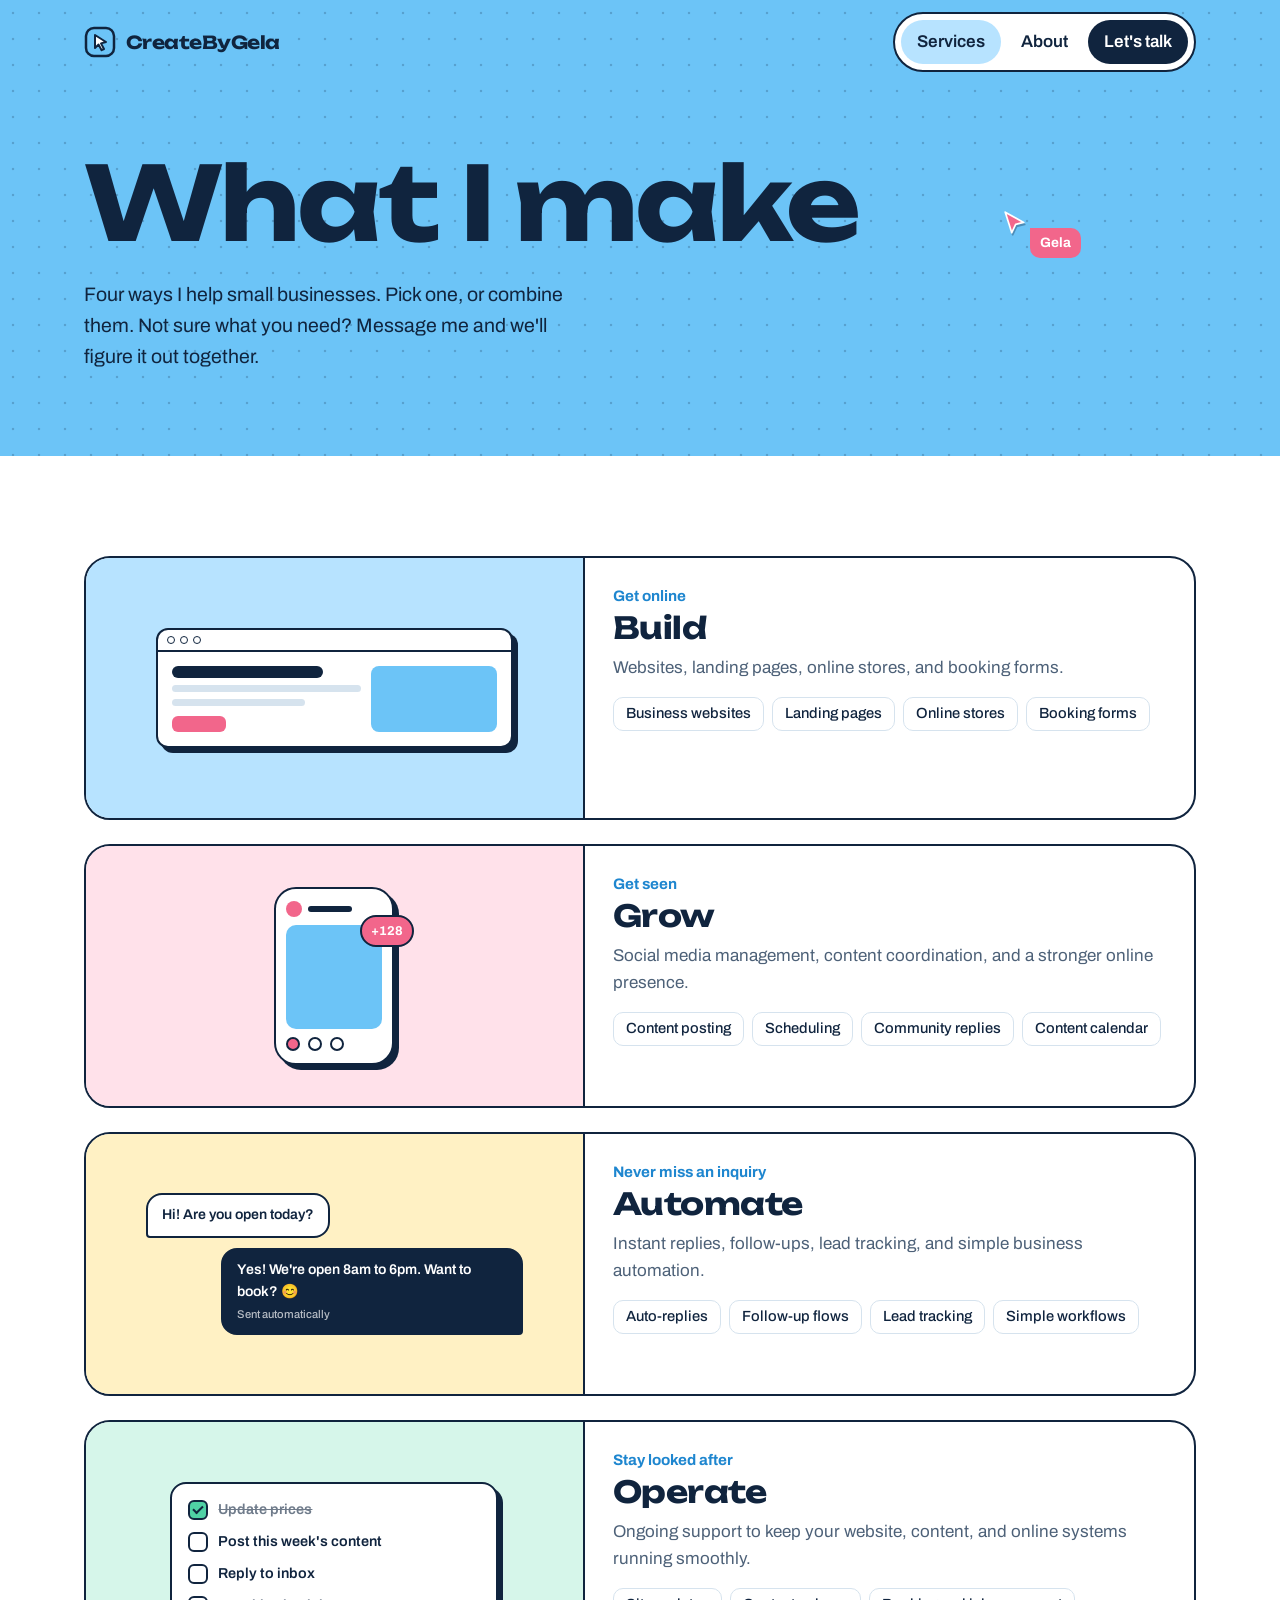
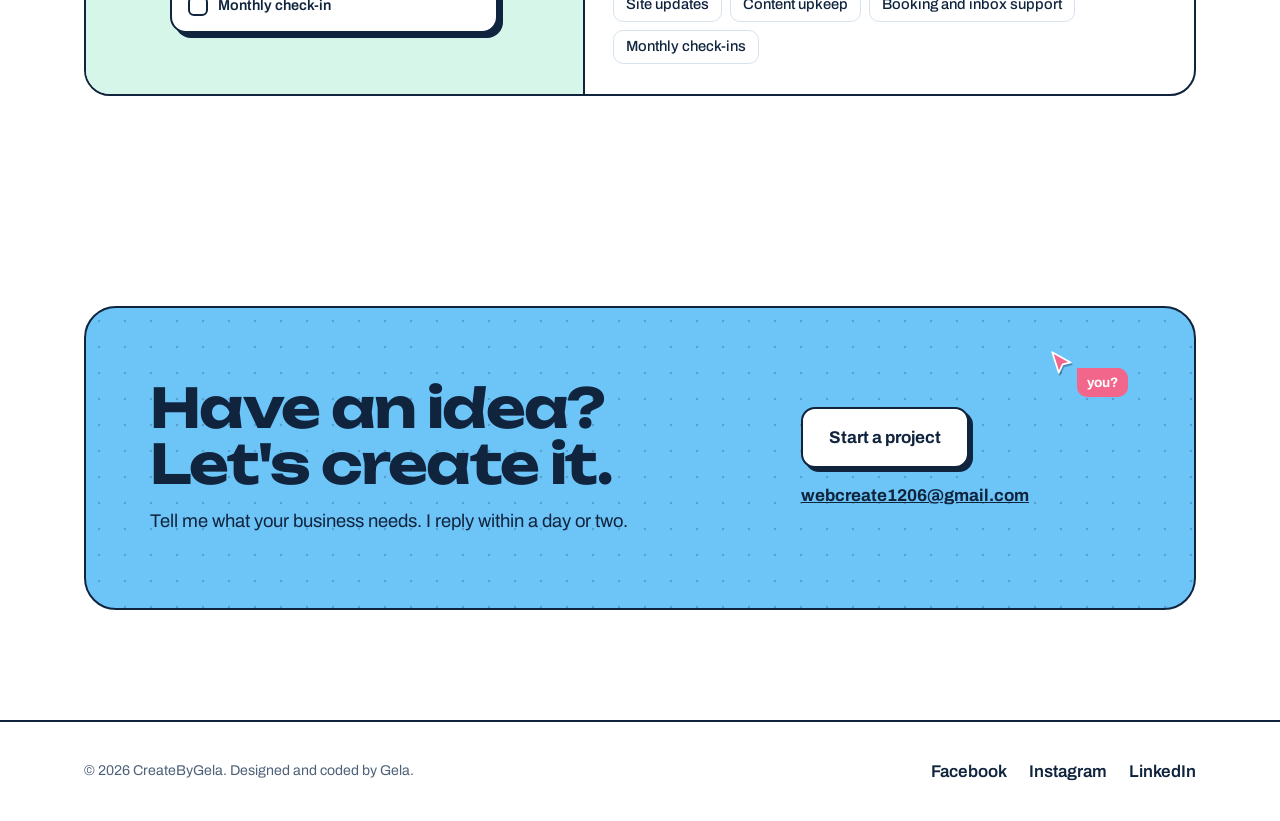
<file: services.html>
<!DOCTYPE html>
<html lang="en">
<head>
<meta charset="UTF-8">
<meta name="viewport" content="width=device-width, initial-scale=1">
<title>Services — CreateByGela</title>
<meta name="description" content="Build, Grow, Automate and Operate: digital services by CreateByGela.">
<meta name="theme-color" content="#6CC4F7">
<link rel="preconnect" href="https://fonts.googleapis.com"><link rel="preconnect" href="https://fonts.gstatic.com" crossorigin><link href="https://fonts.googleapis.com/css2?family=Archivo:wght@400;500;600;700&family=Caveat:wght@700&family=Unbounded:wght@600;700&display=swap" rel="stylesheet">
<link rel="stylesheet" href="style.css">
</head>
<body>
<header><div class="wrap"><nav>
  <a class="logo" href="index.html"><svg viewBox="0 0 32 32" aria-hidden="true"><rect x="2" y="2" width="28" height="28" rx="8" fill="#6CC4F7" stroke="#10243E" stroke-width="2.5"/><path d="M11 9l11 7-5 1.4 3 5.6-2.4 1.2-3-5.6L11 22z" fill="#fff" stroke="#10243E" stroke-width="2" stroke-linejoin="round"/></svg>CreateByGela</a>
  <button class="burger" aria-label="Open menu" aria-expanded="false" aria-controls="menu"><svg viewBox="0 0 24 24" fill="none" stroke="currentColor" stroke-width="2.6" stroke-linecap="round"><path d="M4 7h16M4 12h16M4 17h16"/></svg></button>
  <div class="links" id="menu"><a href="services.html" aria-current="page">Services</a><a href="about.html">About</a><a class="cta" href="contact.html">Let's talk</a></div>
</nav></div></header>
<main><div class="canvas"><div class="wrap phead"><div class="cursor gela" aria-hidden="true"><svg viewBox="0 0 24 24" aria-hidden="true"><path d="M3 2l17 9.5-7.4 1.8L9 21z" fill="#F2668B" stroke="#fff" stroke-width="1.6" stroke-linejoin="round"/></svg><span>Gela</span></div><h1>What I make</h1><p>Four ways I help small businesses. Pick one, or combine them. Not sure what you need? Message me and we'll figure it out together.</p></div></div>
<section class="section"><div class="wrap stack"><article class="svc wide" id="build"><div class="art a1" aria-hidden="true"><div class="mini-browser"><div class="bar"><i></i><i></i><i></i></div><div class="pg"><div><b></b><u></u><u style="width:70%"></u><s></s></div><em></em></div></div></div><div class="txt"><p class="kicker">Get online</p><h3>Build</h3><p>Websites, landing pages, online stores, and booking forms.</p><ul class="inc"><li>Business websites</li><li>Landing pages</li><li>Online stores</li><li>Booking forms</li></ul></div></article><article class="svc wide" id="grow"><div class="art a2" aria-hidden="true"><div class="mini-phone"><div class="who"><i></i><b></b></div><div class="post"></div><div class="acts"><i></i><i></i><i></i></div><span class="heart">+128</span></div></div><div class="txt"><p class="kicker">Get seen</p><h3>Grow</h3><p>Social media management, content coordination, and a stronger online presence.</p><ul class="inc"><li>Content posting</li><li>Scheduling</li><li>Community replies</li><li>Content calendar</li></ul></div></article><article class="svc wide" id="automate"><div class="art a3" aria-hidden="true"><div class="mini-chat"><span class="bub them">Hi! Are you open today?</span><span class="bub me typing" aria-hidden="true"><b></b><b></b><b></b></span><span class="bub me reply">Yes! We're open 8am to 6pm. Want to book? 😊<small>Sent automatically</small></span></div></div><div class="txt"><p class="kicker">Never miss an inquiry</p><h3>Automate</h3><p>Instant replies, follow-ups, lead tracking, and simple business automation.</p><ul class="inc"><li>Auto-replies</li><li>Follow-up flows</li><li>Lead tracking</li><li>Simple workflows</li></ul></div></article><article class="svc wide" id="operate"><div class="art a4" aria-hidden="true"><ul class="mini-check"><li class="done"><i></i><span>Update prices</span></li><li class="done"><i></i><span>Post this week's content</span></li><li class="done"><i></i><span>Reply to inbox</span></li><li><i></i><span>Monthly check-in</span></li></ul></div><div class="txt"><p class="kicker">Stay looked after</p><h3>Operate</h3><p>Ongoing support to keep your website, content, and online systems running smoothly.</p><ul class="inc"><li>Site updates</li><li>Content upkeep</li><li>Booking and inbox support</li><li>Monthly check-ins</li></ul></div></article></div></section>

<section class="cta-band"><div class="wrap">
  <div class="cta-box canvas"><div class="cursor you" aria-hidden="true"><svg viewBox="0 0 24 24" aria-hidden="true"><path d="M3 2l17 9.5-7.4 1.8L9 21z" fill="#F2668B" stroke="#fff" stroke-width="1.6" stroke-linejoin="round"/></svg><span>you?</span></div>
    <div><h2>Have an idea? Let's create it.</h2><p>Tell me what your business needs. I reply within a day or two.</p></div>
    <div class="side"><a class="btn white" href="contact.html">Start a project</a><a class="mail" href="mailto:webcreate1206@gmail.com">webcreate1206@gmail.com</a></div>
  </div>
</div></section>
</main>
<footer><div class="wrap">
  <small>© 2026 CreateByGela. Designed and coded by Gela.</small>
  <span><a href="https://www.facebook.com/profile.php?id=61593954279510" target="_blank" rel="noopener">Facebook</a><a href="https://www.instagram.com/_webcreate" target="_blank" rel="noopener">Instagram</a><a href="https://www.linkedin.com/in/angela-reynoso-3a8237406" target="_blank" rel="noopener">LinkedIn</a></span>
</div></footer>
<script src="script.js"></script>
</body>
</html>
</file>
<file: style.css>
/* CreateByGela: design-canvas edition
   All colors live here. */
:root{
  --sky:#6CC4F7;
  --sky-hi:#B7E3FF;
  --sky-deep:#1E86CF;
  --ink:#10243E;
  --soft:#4D6178;
  --pink:#F2668B;
  --sun:#FFD25E;
  --mint:#4FD1A5;
  --paper:#FFFFFF;
  --mist:#EEF7FE;
  --line:#D6E3EE;
  --display:'Unbounded','Arial Black',system-ui,sans-serif;
  --body:'Archivo','Helvetica Neue',Arial,sans-serif;
  --hand:'Caveat','Segoe Print','Bradley Hand',cursive;
}
*{box-sizing:border-box;margin:0;padding:0}
html{scroll-behavior:smooth}
body{font-family:var(--body);font-size:1.0625rem;line-height:1.6;color:var(--ink);background:var(--paper);overflow-x:hidden}
img{max-width:100%;display:block}
a{color:inherit}
ul,ol{list-style:none}
button{font:inherit;color:inherit}
:focus-visible{outline:3px solid var(--ink);outline-offset:3px}
.wrap{max-width:1160px;margin:0 auto;padding-left:24px;padding-right:24px}
p{max-width:60ch}
h1,h2,h3{font-family:var(--display);font-weight:700;line-height:1.04;letter-spacing:-.03em}
h1{font-size:clamp(2.9rem,8vw,6.6rem)}
h2{font-size:clamp(2rem,4.4vw,3.4rem)}
h3{font-size:1.3rem;letter-spacing:-.015em}
.hand{font-family:var(--hand);font-weight:700;line-height:1.05}

/* ---------- nav ---------- */
header{position:absolute;top:0;left:0;right:0;z-index:30}
nav{display:flex;align-items:center;justify-content:space-between;height:84px}
.logo{display:flex;align-items:center;gap:10px;font-family:var(--display);font-weight:700;font-size:1.12rem;letter-spacing:-.03em;text-decoration:none}
.logo svg{width:32px;height:32px}
.links{display:flex;align-items:center;gap:4px;background:var(--paper);padding:6px;border-radius:999px;border:2px solid var(--ink)}
.links a{text-decoration:none;font-weight:600;padding:8px 16px;border-radius:999px;white-space:nowrap}
.links a:hover{background:var(--mist)}
.links a[aria-current="page"]{background:var(--sky-hi)}
.links a.cta{background:var(--ink);color:var(--paper)}
.links a.cta:hover{background:var(--pink)}
.burger{display:none;width:48px;height:48px;border:2px solid var(--ink);border-radius:50%;background:var(--paper);cursor:pointer}
.burger svg{width:22px;height:22px}

/* ---------- buttons ---------- */
.btn{display:inline-flex;align-items:center;gap:10px;padding:15px 26px;border-radius:14px;background:var(--ink);color:var(--paper);font-weight:700;text-decoration:none;border:2px solid var(--ink);cursor:pointer;box-shadow:4px 4px 0 var(--ink);transition:transform .12s,box-shadow .12s,background .12s}
.btn:hover{transform:translate(-2px,-2px);box-shadow:6px 6px 0 var(--ink);background:var(--pink)}
.btn:active{transform:translate(2px,2px);box-shadow:2px 2px 0 var(--ink)}
.btn.white{background:var(--paper);color:var(--ink)}
.btn.white:hover{background:var(--sun)}

/* ---------- canvas hero ---------- */
.canvas{position:relative;background-color:var(--sky);background-image:radial-gradient(rgba(16,36,62,.22) 1.4px,transparent 1.6px);background-size:26px 26px;overflow:hidden}
.hero{position:relative;display:grid;grid-template-columns:1.2fr .8fr;gap:48px;align-items:center;padding-top:150px;padding-bottom:120px}
.sel{position:relative;display:inline-block;padding:0 10px;margin-left:-10px;outline:2px solid var(--paper)}
.sel i{position:absolute;width:12px;height:12px;background:var(--paper);border:2px solid var(--ink)}
.sel i:nth-child(1){left:-7px;top:-7px}.sel i:nth-child(2){right:-7px;top:-7px}
.sel i:nth-child(3){left:-7px;bottom:-7px}.sel i:nth-child(4){right:-7px;bottom:-7px}
.sel .size{position:absolute;left:50%;bottom:-34px;transform:translateX(-50%);font:600 .72rem var(--body);letter-spacing:.02em;background:var(--paper);color:var(--ink);padding:3px 8px;border-radius:6px;white-space:nowrap}
.hero .intro{font-size:1.22rem;margin-top:52px;max-width:38ch}
.hero .act{display:flex;flex-wrap:wrap;gap:16px;margin-top:32px}

.cursor{position:absolute;z-index:5;display:flex;align-items:flex-start;gap:2px;pointer-events:none;animation:glide 1.6s cubic-bezier(.25,.8,.3,1) .4s both}
.cursor svg{width:26px;height:26px;filter:drop-shadow(1px 2px 0 rgba(16,36,62,.35))}
.cursor span{margin-top:18px;background:var(--pink);color:var(--paper);font-weight:700;font-size:.85rem;padding:4px 10px;border-radius:0 10px 10px 10px}
.cursor.gela{left:58%;top:56%}
@keyframes glide{from{opacity:0;transform:translate(220px,160px)}to{opacity:1;transform:none}}

.frame{position:relative;justify-self:end;width:min(100%,340px)}
.frame .label{display:block;font-size:.85rem;font-weight:600;margin-bottom:6px;color:var(--ink)}
.frame .label b{color:var(--soft);font-weight:500;margin-left:6px}
.frame .pic{border:2px solid var(--ink);background:var(--paper);padding:10px;border-radius:18px;box-shadow:8px 8px 0 var(--ink)}
.frame img{aspect-ratio:4/5;width:100%;object-fit:cover;object-position:center 15%;border-radius:10px;background:var(--sky-hi)}
.sticky{position:absolute;left:-70px;bottom:-34px;width:170px;background:var(--sun);padding:16px 16px 20px;transform:rotate(-6deg);box-shadow:3px 6px 0 rgba(16,36,62,.25);font-family:var(--hand);font-weight:700;font-size:1.55rem;line-height:1.05}
.sticky::before{content:"";position:absolute;top:-10px;left:50%;width:60px;height:20px;margin-left:-30px;background:rgba(255,255,255,.6)}

/* ---------- marquee strip ---------- */
.strip{background:var(--ink);color:var(--paper);padding:18px 0;overflow:hidden;white-space:nowrap;border-top:2px solid var(--ink)}
.strip .track{display:inline-flex;gap:40px;font-family:var(--display);font-weight:600;font-size:1.15rem;animation:slide 26s linear infinite}
.strip .track span{display:inline-flex;align-items:center;gap:40px}
.strip .track span::after{content:"";width:12px;height:12px;border-radius:50%;background:var(--sky)}
@keyframes slide{to{transform:translateX(-50%)}}

/* ---------- services with mini UIs ---------- */
.make{padding:110px 0}
.make .head{display:flex;justify-content:space-between;align-items:end;gap:24px;flex-wrap:wrap;margin-bottom:52px}
.make .head p{max-width:38ch;color:var(--soft);font-size:1.1rem}
.grid4{display:grid;grid-template-columns:repeat(2,1fr);gap:24px}
.svc{border:2px solid var(--ink);border-radius:26px;overflow:hidden;background:var(--paper);display:grid;grid-template-rows:auto 1fr}
.svc .art{height:210px;display:grid;place-items:center;border-bottom:2px solid var(--ink);position:relative;overflow:hidden}
.svc .txt{padding:26px 28px 30px}
.svc .kicker{font-weight:700;color:var(--sky-deep);font-size:.95rem}
.svc h3{font-size:1.9rem;margin:4px 0 10px}
.svc p{color:var(--soft)}
.svc .inc{margin-top:16px;display:flex;flex-wrap:wrap;gap:8px}
.svc .inc li{border:1.5px solid var(--line);border-radius:10px;padding:4px 12px;font-size:.92rem;font-weight:500}
.a1{background:var(--sky-hi)}.a2{background:#FFE1EA}.a3{background:#FFF1C4}.a4{background:#D6F6EA}

/* mini browser */
.mini-browser{width:72%;background:var(--paper);border:2px solid var(--ink);border-radius:12px;overflow:hidden;box-shadow:5px 5px 0 var(--ink)}
.mini-browser .bar{height:22px;border-bottom:2px solid var(--ink);display:flex;align-items:center;gap:5px;padding:0 9px}
.mini-browser .bar i{width:8px;height:8px;border-radius:50%;border:1.5px solid var(--ink)}
.mini-browser .pg{padding:14px;display:grid;grid-template-columns:1.2fr .8fr;gap:10px}
.mini-browser .pg b{display:block;height:12px;border-radius:6px;background:var(--ink);width:80%}
.mini-browser .pg u{display:block;height:7px;border-radius:4px;background:var(--line);margin-top:7px;text-decoration:none}
.mini-browser .pg s{display:block;width:54px;height:16px;border-radius:6px;background:var(--pink);margin-top:10px}
.mini-browser .pg em{display:block;border-radius:8px;background:var(--sky);min-height:62px}
/* mini phone */
.mini-phone{width:120px;height:178px;background:var(--paper);border:2px solid var(--ink);border-radius:22px;padding:12px 10px;box-shadow:5px 5px 0 var(--ink);display:grid;grid-template-rows:auto 1fr auto;gap:8px;position:relative}
.mini-phone .who{display:flex;align-items:center;gap:6px}
.mini-phone .who i{width:16px;height:16px;border-radius:50%;background:var(--pink)}
.mini-phone .who b{height:6px;width:44px;border-radius:3px;background:var(--ink)}
.mini-phone .post{border-radius:10px;background:var(--sky)}
.mini-phone .acts{display:flex;gap:8px}
.mini-phone .acts i{width:14px;height:14px;border-radius:50%;border:2px solid var(--ink)}
.heart{position:absolute;right:-22px;top:26px;background:var(--pink);color:var(--paper);font-weight:700;font-size:.8rem;padding:4px 9px;border-radius:999px;border:2px solid var(--ink)}
/* mini chat */
.mini-chat{width:76%;display:grid;gap:10px}
.bub{display:flex;flex-direction:column;align-items:flex-start;max-width:80%;padding:9px 14px;border:2px solid var(--ink);border-radius:16px;font-size:.88rem;font-weight:600;background:var(--paper)}
.bub.me{justify-self:end;background:var(--ink);color:var(--paper);border-radius:16px 16px 4px 16px}
.bub.them{justify-self:start;border-radius:16px 16px 16px 4px}
.bub small{display:block;margin-top:2px;font-size:.7rem;font-weight:500;opacity:.7}
/* mini checklist */
.mini-check{width:66%;background:var(--paper);border:2px solid var(--ink);border-radius:16px;padding:14px 16px;box-shadow:5px 5px 0 var(--ink);display:grid;gap:9px}
.mini-check li{display:flex;align-items:center;gap:10px;font-size:.9rem;font-weight:600}
.mini-check li i{width:20px;height:20px;border-radius:6px;border:2px solid var(--ink);display:grid;place-items:center;flex:none}
.mini-check li.done i{background:var(--mint)}
.mini-check li.done i::after{content:"";width:8px;height:4px;border-left:2px solid var(--ink);border-bottom:2px solid var(--ink);transform:rotate(-45deg) translate(1px,-1px)}
.mini-check li.done span{text-decoration:line-through;opacity:.6}

/* ---------- process: loading bar ---------- */
.proc{background:var(--mist);padding:110px 0;border-top:2px solid var(--ink);border-bottom:2px solid var(--ink)}
.proc h2{margin-bottom:12px}
.proc .sub{color:var(--soft);margin-bottom:56px}
.loader{border:2px solid var(--ink);border-radius:999px;height:26px;background:var(--paper);overflow:hidden;position:relative}
.loader i{position:absolute;inset:0;width:100%;background:repeating-linear-gradient(-45deg,var(--sky) 0 14px,var(--sky-hi) 14px 28px);border-right:2px solid var(--ink)}
.stages{display:grid;grid-template-columns:repeat(4,1fr);gap:28px;margin-top:28px}
.stages li{position:relative;padding-top:6px}
.stages .pct{font-family:var(--display);font-weight:700;font-size:1rem;color:var(--sky-deep)}
.stages h3{font-size:1.45rem;margin:6px 0}
.stages p{color:var(--soft);font-size:.98rem}

/* ---------- work ---------- */
.work{padding:110px 0}
.work .head{margin-bottom:52px}
.work .head p{color:var(--soft);margin-top:12px;font-size:1.1rem}
.projects{display:grid;grid-template-columns:repeat(3,1fr);gap:24px}
.proj{border:2px solid var(--ink);border-radius:26px;overflow:hidden;background:var(--paper)}
.proj .art{height:240px;display:grid;place-items:center;border-bottom:2px solid var(--ink)}
.proj .txt{padding:24px 26px 28px}
.proj .type{font-size:.9rem;font-weight:700;color:var(--sky-deep)}
.proj h3{margin:6px 0 8px;font-size:1.35rem}
.proj p{color:var(--soft);font-size:.98rem}
.w1{background:#CDEFF0}.w2{background:var(--sky-hi)}.w3{background:#FFE1EA}
/* trifold */
.trifold{display:flex;filter:drop-shadow(5px 5px 0 var(--ink))}
.trifold span{width:70px;height:130px;border:2px solid var(--ink);background:#14A9B5;display:flex;align-items:flex-end;padding:8px;color:var(--paper);font-family:var(--display);font-weight:700;font-size:.62rem;line-height:1.05}
.trifold span:nth-child(1){transform:skewY(-8deg);background:#0E8B96}
.trifold span:nth-child(2){border-left:0;border-right:0}
.trifold span:nth-child(3){transform:skewY(8deg);background:#0E8B96}
/* phone with qr */
.qrphone{width:110px;height:180px;background:var(--paper);border:2px solid var(--ink);border-radius:20px;padding:12px;box-shadow:5px 5px 0 var(--ink);display:grid;gap:7px;align-content:start}
.qrphone b{height:8px;border-radius:4px;background:var(--ink);width:70%}
.qrphone u{height:14px;border-radius:5px;background:var(--sky-hi);border:1.5px solid var(--ink);text-decoration:none}
.qr{position:absolute;margin:120px 0 0 120px;width:62px;height:62px;background:var(--paper);border:2px solid var(--ink);border-radius:10px;padding:6px;
  background-image:linear-gradient(var(--ink) 0 0),linear-gradient(var(--ink) 0 0),linear-gradient(var(--ink) 0 0),linear-gradient(var(--ink) 0 0),linear-gradient(var(--ink) 0 0);
  background-size:14px 14px,14px 14px,14px 14px,7px 7px,7px 7px;background-position:6px 6px,40px 6px,6px 40px,30px 30px,42px 42px;background-repeat:no-repeat}
.qrwrap{position:relative;display:grid;place-items:center}
.qrwrap .qr{position:absolute;margin:0;right:-46px;bottom:-14px}

/* ---------- about ---------- */
.phead{position:relative;padding-top:150px;padding-bottom:84px}
.phead p{font-size:1.22rem;margin-top:22px;max-width:44ch}
.phead .cursor{left:auto;right:12%;top:46%}
.section{padding:100px 0}
.meet{display:grid;grid-template-columns:.8fr 1.2fr;gap:72px;align-items:center}
.meet .frame{justify-self:start}
.meet .sticky{left:auto;right:-40px;bottom:-30px}
.meet .big{font-family:var(--display);font-weight:600;font-size:clamp(1.3rem,2.4vw,1.75rem);line-height:1.25;letter-spacing:-.02em}
.meet p+p{margin-top:16px}
.tools{margin-top:24px;display:flex;flex-wrap:wrap;gap:8px}
.tools li{border:2px solid var(--ink);border-radius:10px;padding:5px 13px;font-weight:600;font-size:.92rem;background:var(--paper)}
.exp{display:grid;grid-template-columns:1fr 1fr;gap:24px;margin-top:40px}
.job{border:2px solid var(--ink);border-radius:24px;padding:30px;background:var(--paper);box-shadow:6px 6px 0 var(--sky)}
.job time{display:inline-block;font-weight:700;font-size:.9rem;background:var(--sky-hi);border:1.5px solid var(--ink);padding:3px 12px;border-radius:999px}
.job h3{margin:14px 0 2px}
.job .org{color:var(--soft);margin-bottom:14px}
.job li{padding:3px 0 3px 22px;position:relative}
.job li::before{content:"";position:absolute;left:0;top:.62em;width:10px;height:10px;border-radius:3px;background:var(--sky)}
.beliefs{display:grid;grid-template-columns:repeat(3,1fr);gap:24px;margin-top:40px}
.belief{border-top:3px solid var(--ink);padding-top:18px}
.belief p{color:var(--soft);margin-top:6px}
.why{display:grid;grid-template-columns:.8fr 1.2fr;gap:48px;align-items:start}
.why li{font-size:1.15rem;padding:14px 0 14px 40px;border-bottom:2px solid var(--line);position:relative}
.why li::before{content:"";position:absolute;left:0;top:15px;width:24px;height:24px;border-radius:7px;border:2px solid var(--ink);background:var(--mint) url("data:image/svg+xml,%3Csvg xmlns='http://www.w3.org/2000/svg' viewBox='0 0 24 24' fill='none' stroke='%2310243E' stroke-width='3.4' stroke-linecap='round' stroke-linejoin='round'%3E%3Cpath d='M6 12.5l4 4 8-9'/%3E%3C/svg%3E") center/14px no-repeat}

/* services page */
.svc.wide{grid-template-columns:.9fr 1.1fr;grid-template-rows:none}
.svc.wide .art{height:auto;min-height:260px;border-bottom:0;border-right:2px solid var(--ink)}
.stack{display:grid;gap:24px}

/* ---------- contact: chat ---------- */
.chat{border:2px solid var(--ink);border-radius:28px;background:var(--paper);box-shadow:8px 8px 0 var(--ink);overflow:hidden}
.chat .top{display:flex;align-items:center;gap:12px;padding:14px 20px;border-bottom:2px solid var(--ink);background:var(--sky-hi)}
.chat .top img{width:42px;height:42px;border-radius:50%;object-fit:cover;object-position:center 15%;border:2px solid var(--ink)}
.chat .top b{display:block;line-height:1.2}
.chat .top small{color:var(--soft);display:flex;align-items:center;gap:6px}
.chat .top small i{width:8px;height:8px;border-radius:50%;background:var(--mint)}
.chat .log{padding:22px 20px 6px;display:grid;gap:10px}
.chat .log .bub{font-weight:500;font-size:.98rem;max-width:85%}
.chat form{padding:16px 20px 24px;display:grid;gap:14px}
.chat .row{display:grid;grid-template-columns:1fr 1fr;gap:14px}
.chat label{display:grid;gap:6px;font-weight:700;font-size:.9rem}
.chat input,.chat textarea{width:100%;padding:12px 14px;border:2px solid var(--line);border-radius:14px;font:inherit;font-weight:400;color:var(--ink);background:var(--mist)}
.chat input:focus,.chat textarea:focus{outline:0;border-color:var(--ink);background:var(--paper)}
.chat textarea{min-height:120px;resize:vertical}
.chat .btn{justify-self:end}
#status{min-height:1.4em;color:var(--soft);font-weight:600}
.contact-grid{display:grid;grid-template-columns:.85fr 1.15fr;gap:64px;align-items:start}
.ways li{border-bottom:2px solid var(--line)}
.ways a{display:flex;justify-content:space-between;gap:16px;padding:16px 0;text-decoration:none;font-weight:700}
.ways a span{font-weight:400;color:var(--soft)}
.ways a:hover span{color:var(--sky-deep)}

/* ---------- CTA + footer ---------- */
.cta-band{padding:110px 0}
.cta-box{position:relative;border:2px solid var(--ink);border-radius:32px;padding:72px 64px;display:grid;grid-template-columns:1.3fr .7fr;gap:40px;align-items:center;overflow:hidden}
.cta-box p{color:var(--ink);margin-top:14px;font-size:1.15rem}
.cta-box .side{display:grid;gap:14px;justify-items:start}
.cta-box .mail{font-weight:700}
.cta-box .cursor{left:auto;right:6%;top:14%;animation:none}
footer{border-top:2px solid var(--ink);padding:36px 0}
footer .wrap{display:flex;flex-wrap:wrap;justify-content:space-between;align-items:center;gap:16px}
footer a{text-decoration:none;font-weight:600;margin-left:22px}
footer a:first-child{margin-left:0}
footer a:hover{color:var(--sky-deep)}
footer small{color:var(--soft)}

/* ---------- responsive ---------- */
@media(max-width:960px){.projects{grid-template-columns:1fr 1fr}}
@media(max-width:880px){
  .burger{display:grid;place-items:center}
  .links{display:none;position:absolute;top:84px;left:16px;right:16px;flex-direction:column;align-items:stretch;border-radius:22px;padding:10px;box-shadow:6px 6px 0 var(--ink)}
  .links.open{display:flex}
  .links a{padding:12px 16px}
  .hero{grid-template-columns:1fr;padding-top:120px;padding-bottom:100px;gap:72px}
  .frame{justify-self:center;width:min(76%,300px)}
  .sticky{left:-40px;width:140px;font-size:1.3rem}
  .cursor.gela{left:auto;right:6%;top:40%}
  .grid4,.meet,.why,.exp,.contact-grid,.cta-box{grid-template-columns:1fr;gap:32px}
  .svc.wide{grid-template-columns:1fr}
  .svc.wide .art{border-right:0;border-bottom:2px solid var(--ink);min-height:220px}
  .stages{grid-template-columns:1fr 1fr}
  .beliefs{grid-template-columns:1fr}
  .make,.proc,.work,.section,.cta-band{padding:76px 0}
  .cta-box{padding:48px 28px}
  .cta-box .cursor{display:none}
  .phead{padding-top:120px;padding-bottom:64px}
  .phead .cursor{display:none}
  .meet .sticky{right:-10px}
}
@media(max-width:600px){
  .projects,.stages{grid-template-columns:1fr}
  .chat .row{grid-template-columns:1fr}
  .sel .size{display:none}
  footer .wrap{flex-direction:column;align-items:flex-start}
}
@media(prefers-reduced-motion:reduce){*{animation:none!important;transition:none!important;scroll-behavior:auto!important}}

/* ================= lively layer ================= */
/* "You grow." gets resized by Gela's cursor */
.sel{transform-origin:0 50%;animation:growbox 5s ease-in-out 1.2s infinite}
.sel .cursor.drag{position:absolute;right:-34px;bottom:-44px;top:auto;left:auto;animation:none}
.sel .cursor.drag span{font-family:var(--body);font-size:.8rem;letter-spacing:0;line-height:1.4}
@keyframes growbox{0%,25%{transform:scale(1)}50%,72%{transform:scale(1.07)}92%,100%{transform:scale(1)}}

/* draggable things */
[data-drag]{cursor:grab;touch-action:none;user-select:none;-webkit-user-select:none}
[data-drag].dragging{cursor:grabbing;z-index:20}
.frame[data-drag].dragging .pic{box-shadow:14px 14px 0 var(--ink)}
.sticky[data-drag]{z-index:6}
.sticky.dragging{box-shadow:6px 12px 0 rgba(16,36,62,.3)}
.hint{position:absolute;right:-6px;bottom:-78px;font-size:1.3rem;color:var(--ink);opacity:.75;transform:rotate(-3deg)}
.frame img{pointer-events:none}

/* colorful running strip */
.strip .track span:nth-child(4n+1)::after{background:var(--sky)}
.strip .track span:nth-child(4n+2)::after{background:var(--pink)}
.strip .track span:nth-child(4n+3)::after{background:var(--sun)}
.strip .track span:nth-child(4n+4)::after{background:var(--mint)}
.strip:hover .track{animation-play-state:paused}

/* cards wiggle a bit on hover */
.svc{transition:transform .25s cubic-bezier(.3,1.6,.5,1),box-shadow .25s}
.svc:nth-child(odd):hover{transform:rotate(-1.2deg) translateY(-6px);box-shadow:8px 8px 0 var(--ink)}
.svc:nth-child(even):hover{transform:rotate(1.2deg) translateY(-6px);box-shadow:-8px 8px 0 var(--ink)}
.svc.wide:hover{transform:translateY(-4px)}

/* mini UIs come alive when scrolled into view */
.js .svc .mini-browser .pg b,.js .svc .mini-browser .pg u{transform:scaleX(0);transform-origin:left}
.js .svc .mini-browser .pg em,.js .svc .mini-browser .pg s{transform:scale(0)}
.svc.play .mini-browser .pg b{animation:barin .6s .1s cubic-bezier(.3,1.4,.5,1) forwards}
.svc.play .mini-browser .pg u{animation:barin .6s .3s cubic-bezier(.3,1.4,.5,1) forwards}
.svc.play .mini-browser .pg u+u{animation-delay:.45s}
.svc.play .mini-browser .pg s{animation:pop .5s .7s cubic-bezier(.3,1.8,.5,1) forwards}
.svc.play .mini-browser .pg em{animation:pop .6s .5s cubic-bezier(.3,1.6,.5,1) forwards}
@keyframes barin{to{transform:scaleX(1)}}
@keyframes pop{to{transform:scale(1)}}

.js .svc .heart{transform:scale(0)}
.svc.play .heart{animation:pop .5s .4s cubic-bezier(.3,1.9,.5,1) forwards}
.svc.play .mini-phone .acts i:first-child{animation:like 1s 1.4s both}
@keyframes like{40%{background:var(--pink);transform:scale(1.4)}100%{background:var(--pink);transform:scale(1)}}

.bub.typing{display:none}
.js .bub.typing{display:flex;flex-direction:row;gap:5px;padding:12px 14px;opacity:0}
.bub.typing b{width:7px;height:7px;border-radius:50%;background:var(--paper);animation:dot 1s infinite}
.bub.typing b:nth-child(2){animation-delay:.15s}.bub.typing b:nth-child(3){animation-delay:.3s}
@keyframes dot{0%,60%,100%{transform:translateY(0);opacity:.5}30%{transform:translateY(-4px);opacity:1}}
.js .bub.reply{display:none}
.svc.play .bub.typing{animation:typing 1.4s .4s forwards}
.svc.play .bub.reply{display:flex;opacity:0;animation:fadeup .4s 1.8s forwards}
@keyframes typing{0%{opacity:0}15%,85%{opacity:1}100%{opacity:0;display:none;height:0;padding:0;border:0}}
@keyframes fadeup{from{opacity:0;transform:translateY(8px)}to{opacity:1;transform:none}}
.mini-chat{min-height:120px;align-content:start}

.mini-check li i{transition:background .2s}
.mini-check li span{transition:opacity .3s}

/* loading bar fills on scroll */
.js .loader i{width:0;transition:width 2.4s cubic-bezier(.4,0,.2,1)}
.js .proc.play .loader i{width:100%}
.js .stages li{opacity:.25;transition:opacity .4s}
.js .proc.play .stages li{opacity:1}
.js .proc.play .stages li:nth-child(1){transition-delay:.3s}
.js .proc.play .stages li:nth-child(2){transition-delay:.9s}
.js .proc.play .stages li:nth-child(3){transition-delay:1.5s}
.js .proc.play .stages li:nth-child(4){transition-delay:2.1s}
.loader i{animation:stripes 1s linear infinite;background-size:40px 40px}
@keyframes stripes{to{background-position:40px 0}}

/* "you?" cursor follows the visitor in the CTA */
.cta-box .cursor.you{transition:left .12s linear,top .12s linear}

/* buttons bounce */
.btn:hover{animation:jelly .5s}
@keyframes jelly{30%{scale:1.06 .94}55%{scale:.97 1.03}80%{scale:1.02 .98}}

/* confetti */
.confetti{position:fixed;top:-12px;width:10px;height:14px;border-radius:3px;z-index:100;pointer-events:none;animation:fall linear forwards}
@keyframes fall{to{transform:translate(var(--dx),110vh) rotate(var(--r))}}

@media(max-width:880px){
  .sel .cursor.drag{right:-20px;bottom:-40px}
  .hint{display:none}
}
@media(prefers-reduced-motion:reduce){.js .loader i{width:100%}.js .stages li{opacity:1}.js .bub.reply{display:flex}.js .bub.typing{display:none}.js .svc *{transform:none!important}}
</file>
